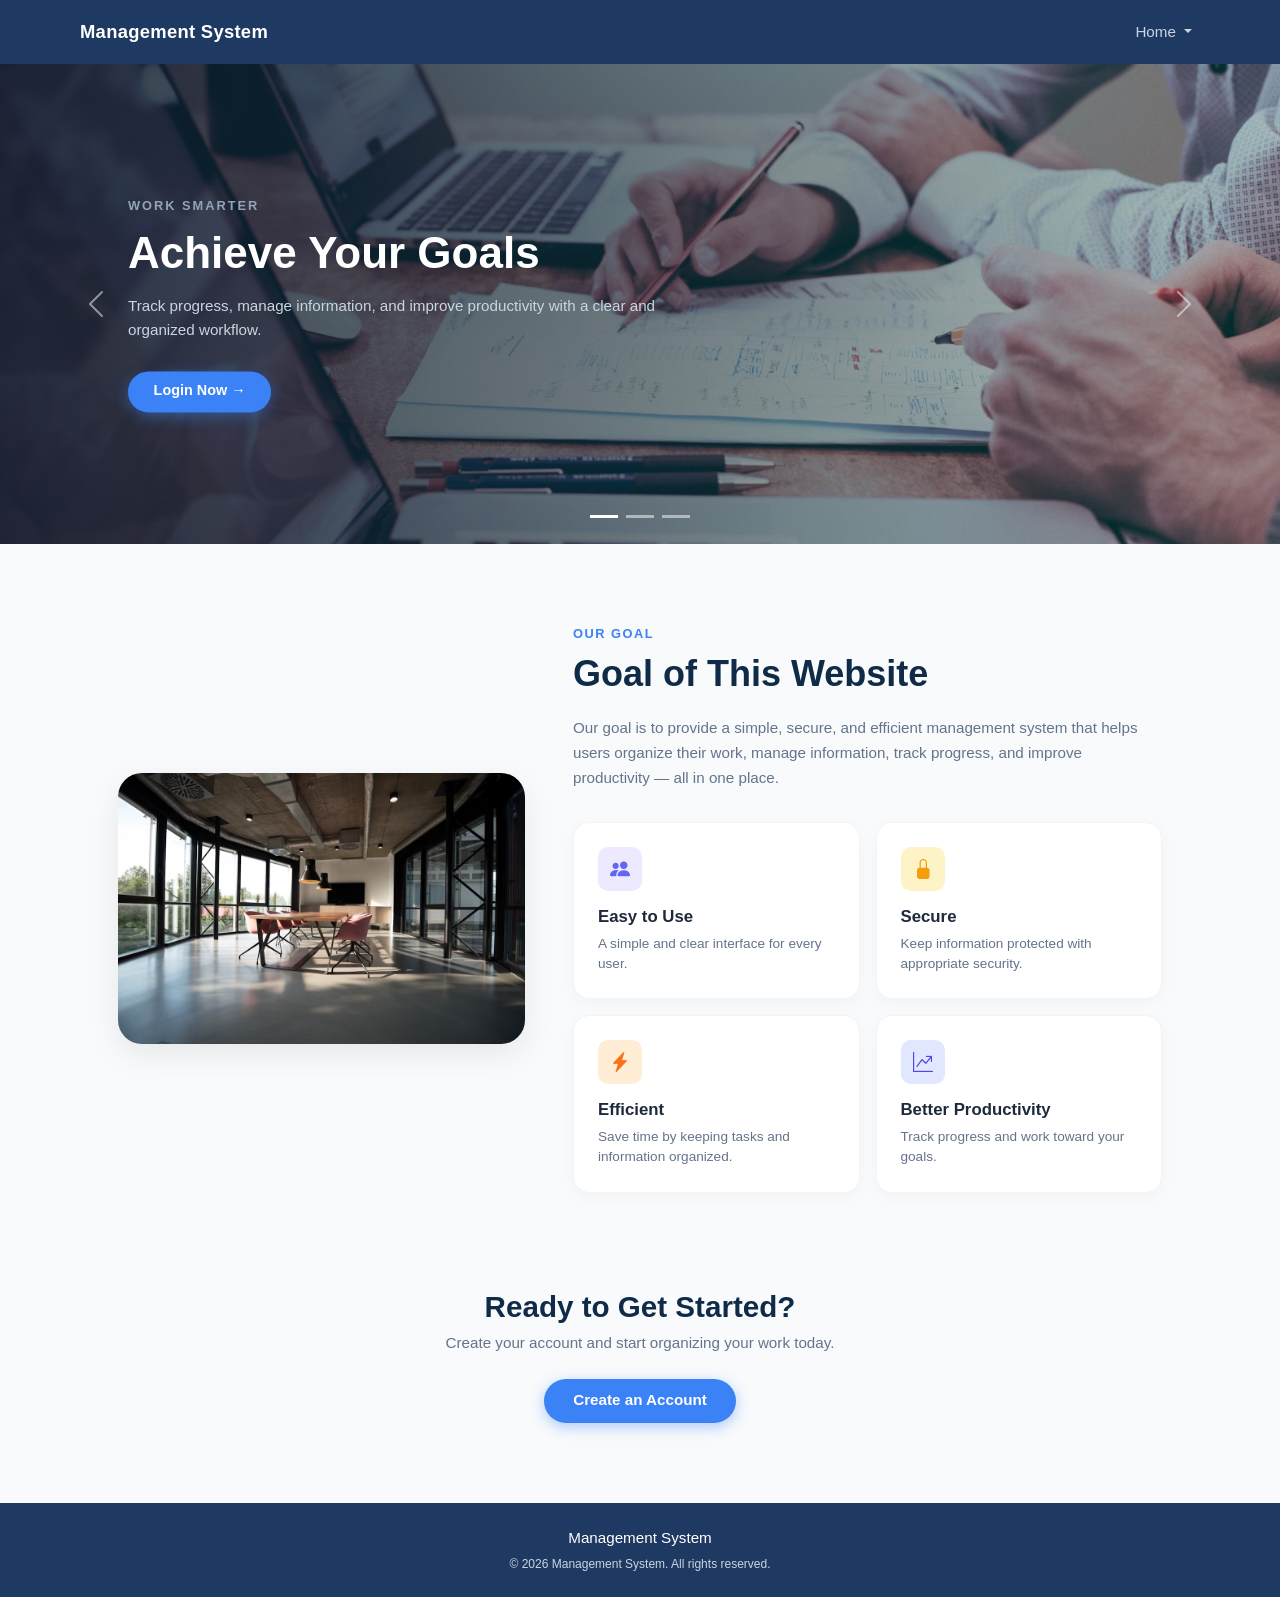
<file: index.html>
<!DOCTYPE html>
<html lang="en">
<head>
  <meta charset="UTF-8">
  <meta name="viewport" content="width=device-width, initial-scale=1.0">
  <title>Management System</title>
  <link href="https://cdn.jsdelivr.net/npm/bootstrap@5.3.3/dist/css/bootstrap.min.css" rel="stylesheet">
  <link href="https://cdn.jsdelivr.net/npm/bootstrap-icons@1.11.3/font/bootstrap-icons.css" rel="stylesheet">
  <link rel="stylesheet" href="./css/style.css">
</head>
<body>

  <!-- Navbar -->
  <nav class="navbar navbar-expand-lg navbar-custom">
    <div class="container-fluid px-lg-5">
      <a class="navbar-brand" href="index.html">Management System</a>
      <button class="navbar-toggler navbar-dark" type="button" data-bs-toggle="collapse" data-bs-target="#navbarNav">
        <span class="navbar-toggler-icon"></span>
      </button>
      <div class="collapse navbar-collapse justify-content-end" id="navbarNav">
        <ul class="navbar-nav">
          <li class="nav-item dropdown">
            <a class="nav-link dropdown-toggle" href="#" role="button" data-bs-toggle="dropdown">
              Home
            </a>
            <ul class="dropdown-menu dropdown-menu-end">
              <li><a class="dropdown-item" href="login.html">Login</a></li>
              <li><a class="dropdown-item" href="#">Sign Up</a></li>
              <li><a class="dropdown-item" href="#">Help</a></li>
            </ul>
          </li>
        </ul>
      </div>
    </div>
  </nav>

  <!-- Hero Carousel -->
  <div id="heroCarousel" class="carousel slide hero-carousel" data-bs-ride="carousel">
    <div class="carousel-indicators">
      <button type="button" data-bs-target="#heroCarousel" data-bs-slide-to="0" class="active"></button>
      <button type="button" data-bs-target="#heroCarousel" data-bs-slide-to="1"></button>
      <button type="button" data-bs-target="#heroCarousel" data-bs-slide-to="2"></button>
    </div>

    <div class="carousel-inner">
      <div class="carousel-item active" style="background-image: url('./images/bannergoals.avif');">
        <div class="carousel-caption">
          <p class="hero-subtitle">WORK SMARTER</p>
          <h1 class="hero-title">Achieve Your Goals</h1>
          <p class="hero-desc">Track progress, manage information, and improve productivity with a clear and organized workflow.</p>
          <a href="login.html" class="btn-hero">Login Now &rarr;</a>
        </div>
      </div>

      <div class="carousel-item" style="background-image: url('./images/bannerteam.avif');">
        <div class="carousel-caption">
          <p class="hero-subtitle">WORK TOGETHER</p>
          <h1 class="hero-title">Better Team Collaboration</h1>
          <p class="hero-desc">Keep your team connected, organize responsibilities, and manage tasks in one convenient place.</p>
          <a href="login.html" class="btn-hero">Join Us &rarr;</a>
        </div>
      </div>

      <div class="carousel-item" style="background-image: url('./images/bannerwork.avif');">
        <div class="carousel-caption">
          <p class="hero-subtitle">ORGANIZED WORKFLOW</p>
          <h1 class="hero-title">Simplify Management</h1>
          <p class="hero-desc">Centralize user information and optimize daily business operations effortlessly.</p>
          <a href="login.html" class="btn-hero">Get Started &rarr;</a>
        </div>
      </div>
    </div>

    <button class="carousel-control-prev" type="button" data-bs-target="#heroCarousel" data-bs-slide="prev">
      <span class="carousel-control-prev-icon"></span>
    </button>
    <button class="carousel-control-next" type="button" data-bs-target="#heroCarousel" data-bs-slide="next">
      <span class="carousel-control-next-icon"></span>
    </button>
  </div>

  <!-- Goal Section -->
  <section class="goal-section">
    <div class="container px-lg-5">
      <div class="row align-items-center g-5">
        <div class="col-lg-5">
          <img src="./images/goals.avif" alt="Goal of This Website" class="goal-image">
        </div>

        <div class="col-lg-7">
          <div class="section-eyebrow">OUR GOAL</div>
          <h2 class="section-title">Goal of This Website</h2>
          <p class="section-lead">
            Our goal is to provide a simple, secure, and efficient management system that helps users organize their work, manage information, track progress, and improve productivity &mdash; all in one place.
          </p>

          <div class="row g-3">
            <div class="col-sm-6">
              <div class="feature-card">
                <div class="feature-icon-wrapper icon-purple">
                  <i class="bi bi-people-fill fs-5"></i>
                </div>
                <h4>Easy to Use</h4>
                <p>A simple and clear interface for every user.</p>
              </div>
            </div>

            <div class="col-sm-6">
              <div class="feature-card">
                <div class="feature-icon-wrapper icon-yellow">
                  <i class="bi bi-lock-fill fs-5"></i>
                </div>
                <h4>Secure</h4>
                <p>Keep information protected with appropriate security.</p>
              </div>
            </div>

            <div class="col-sm-6">
              <div class="feature-card">
                <div class="feature-icon-wrapper icon-orange">
                  <i class="bi bi-lightning-charge-fill fs-5"></i>
                </div>
                <h4>Efficient</h4>
                <p>Save time by keeping tasks and information organized.</p>
              </div>
            </div>

            <div class="col-sm-6">
              <div class="feature-card">
                <div class="feature-icon-wrapper icon-blue">
                  <i class="bi bi-graph-up-arrow fs-5"></i>
                </div>
                <h4>Better Productivity</h4>
                <p>Track progress and work toward your goals.</p>
              </div>
            </div>
          </div>
        </div>
      </div>
    </div>
  </section>

  <!-- CTA Section -->
  <section class="cta-section text-center">
    <div class="container">
      <h3 class="cta-title">Ready to Get Started?</h3>
      <p class="cta-subtitle">Create your account and start organizing your work today.</p>
      <a href="login.html" class="btn-cta">Create an Account</a>
    </div>
  </section>

  <!-- Footer -->
  <footer class="footer-custom">
    <div>Management System</div>
    <div class="footer-copy">&copy; 2026 Management System. All rights reserved.</div>
  </footer>

  <script src="https://cdn.jsdelivr.net/npm/bootstrap@5.3.3/dist/js/bootstrap.bundle.min.js"></script>
</body>
</html>
</file>
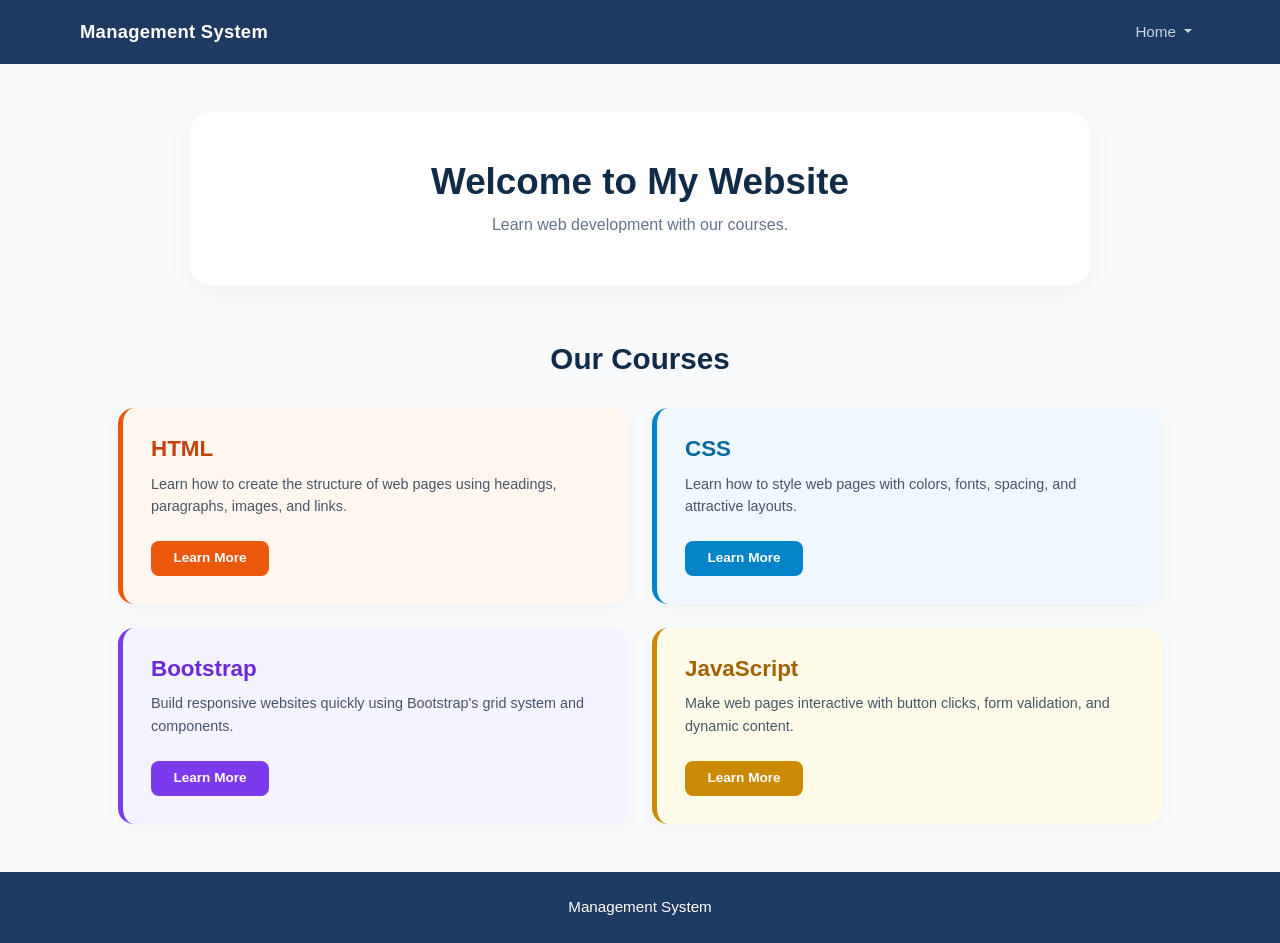
<file: home.html>
<!DOCTYPE html>
<html lang="en">
<head>
  <meta charset="UTF-8">
  <meta name="viewport" content="width=device-width, initial-scale=1.0">
  <title>Home - Management System</title>
  <link href="https://cdn.jsdelivr.net/npm/bootstrap@5.3.3/dist/css/bootstrap.min.css" rel="stylesheet">
  <link rel="stylesheet" href="./css/style.css">
</head>
<body>

  <!-- Navbar -->
  <nav class="navbar navbar-expand-lg navbar-custom">
    <div class="container-fluid px-lg-5">
      <a class="navbar-brand" href="index.html">Management System</a>
      <button class="navbar-toggler navbar-dark" type="button" data-bs-toggle="collapse" data-bs-target="#navbarNav">
        <span class="navbar-toggler-icon"></span>
      </button>
      <div class="collapse navbar-collapse justify-content-end" id="navbarNav">
        <ul class="navbar-nav">
          <li class="nav-item dropdown">
            <a class="nav-link dropdown-toggle" href="#" role="button" data-bs-toggle="dropdown">
              Home
            </a>
            <ul class="dropdown-menu dropdown-menu-end">
              <li><a class="dropdown-item" href="login.html">Login</a></li>
              <li><a class="dropdown-item" href="#">Sign Up</a></li>
              <li><a class="dropdown-item" href="#">Help</a></li>
            </ul>
          </li>
        </ul>
      </div>
    </div>
  </nav>

  <!-- Main Content -->
  <main class="container my-5 px-lg-5">
    <!-- Welcome Box -->
    <div class="home-welcome-card mx-auto" style="max-width: 900px;">
      <h1 class="home-welcome-title">Welcome to My Website</h1>
      <p class="home-welcome-subtitle">Learn web development with our courses.</p>
    </div>

    <!-- Our Courses -->
    <div class="mx-auto" style="max-width: 1300px;">
      <h2 class="courses-heading">Our Courses</h2>

      <div class="row g-4">
        <!-- HTML Card -->
        <div class="col-md-6">
          <div class="course-card course-card-html">
            <div>
              <h3>HTML</h3>
              <p>Learn how to create the structure of web pages using headings, paragraphs, images, and links.</p>
            </div>
            <button type="button" class="btn btn-course btn-course-html" data-bs-toggle="modal" data-bs-target="#htmlModal">
              Learn More
            </button>
          </div>
        </div>

        <!-- CSS Card -->
        <div class="col-md-6">
          <div class="course-card course-card-css">
            <div>
              <h3>CSS</h3>
              <p>Learn how to style web pages with colors, fonts, spacing, and attractive layouts.</p>
            </div>
            <button type="button" class="btn btn-course btn-course-css" data-bs-toggle="modal" data-bs-target="#cssModal">
              Learn More
            </button>
          </div>
        </div>

        <!-- Bootstrap Card -->
        <div class="col-md-6">
          <div class="course-card course-card-bootstrap">
            <div>
              <h3>Bootstrap</h3>
              <p>Build responsive websites quickly using Bootstrap's grid system and components.</p>
            </div>
            <button type="button" class="btn btn-course btn-course-bootstrap" data-bs-toggle="modal" data-bs-target="#bootstrapModal">
              Learn More
            </button>
          </div>
        </div>

        <!-- JavaScript Card -->
        <div class="col-md-6">
          <div class="course-card course-card-js">
            <div>
              <h3>JavaScript</h3>
              <p>Make web pages interactive with button clicks, form validation, and dynamic content.</p>
            </div>
            <button type="button" class="btn btn-course btn-course-js" data-bs-toggle="modal" data-bs-target="#jsModal">
              Learn More
            </button>
          </div>
        </div>
      </div>
    </div>
  </main>

  <!-- HTML Modal -->
  <div class="modal fade" id="htmlModal">
    <div class="modal-dialog modal-dialog-centered">
      <div class="modal-content">
        <div class="modal-header">
          <h5 class="modal-title">Course Details</h5>
          <button type="button" class="btn-close" data-bs-dismiss="modal"></button>
        </div>
        <div class="modal-body">
          <h4 class="fw-bold mb-2">HTML</h4>
          <p class="text-secondary mb-0">HTML stands for HyperText Markup Language. It creates the structure of a web page using headings, paragraphs, images, and links.</p>
        </div>
        <div class="modal-footer border-top-0 pt-0">
          <button type="button" class="btn btn-secondary px-3" data-bs-dismiss="modal">Close</button>
        </div>
      </div>
    </div>
  </div>

  <!-- CSS Modal -->
  <div class="modal fade" id="cssModal">
    <div class="modal-dialog modal-dialog-centered">
      <div class="modal-content">
        <div class="modal-header">
          <h5 class="modal-title">Course Details</h5>
          <button type="button" class="btn-close" data-bs-dismiss="modal"></button>
        </div>
        <div class="modal-body">
          <h4 class="fw-bold mb-2">CSS</h4>
          <p class="text-secondary mb-0">CSS stands for Cascading Style Sheets. It controls the appearance of web pages, including colors, fonts, spacing, and layouts.</p>
        </div>
        <div class="modal-footer border-top-0 pt-0">
          <button type="button" class="btn btn-secondary px-3" data-bs-dismiss="modal">Close</button>
        </div>
      </div>
    </div>
  </div>

  <!-- Bootstrap Modal -->
  <div class="modal fade" id="bootstrapModal">
    <div class="modal-dialog modal-dialog-centered">
      <div class="modal-content">
        <div class="modal-header">
          <h5 class="modal-title">Course Details</h5>
          <button type="button" class="btn-close" data-bs-dismiss="modal"></button>
        </div>
        <div class="modal-body">
          <h4 class="fw-bold mb-2">Bootstrap</h4>
          <p class="text-secondary mb-0">Bootstrap is a front-end framework. It provides ready-made components and a responsive grid system to build websites quickly.</p>
        </div>
        <div class="modal-footer border-top-0 pt-0">
          <button type="button" class="btn btn-secondary px-3" data-bs-dismiss="modal">Close</button>
        </div>
      </div>
    </div>
  </div>

  <!-- JavaScript Modal -->
  <div class="modal fade" id="jsModal">
    <div class="modal-dialog modal-dialog-centered">
      <div class="modal-content">
        <div class="modal-header">
          <h5 class="modal-title">Course Details</h5>
          <button type="button" class="btn-close" data-bs-dismiss="modal"></button>
        </div>
        <div class="modal-body">
          <h4 class="fw-bold mb-2">JavaScript</h4>
          <p class="text-secondary mb-0">JavaScript is a programming language that makes web pages interactive. It can handle button clicks, form validation, popups, and dynamic content.</p>
        </div>
        <div class="modal-footer border-top-0 pt-0">
          <button type="button" class="btn btn-secondary px-3" data-bs-dismiss="modal">Close</button>
        </div>
      </div>
    </div>
  </div>

  <!-- Footer -->
  <footer class="footer-custom">
    <div>Management System</div>
  </footer>

  <script src="https://cdn.jsdelivr.net/npm/bootstrap@5.3.3/dist/js/bootstrap.bundle.min.js"></script>
</body>
</html>
</file>
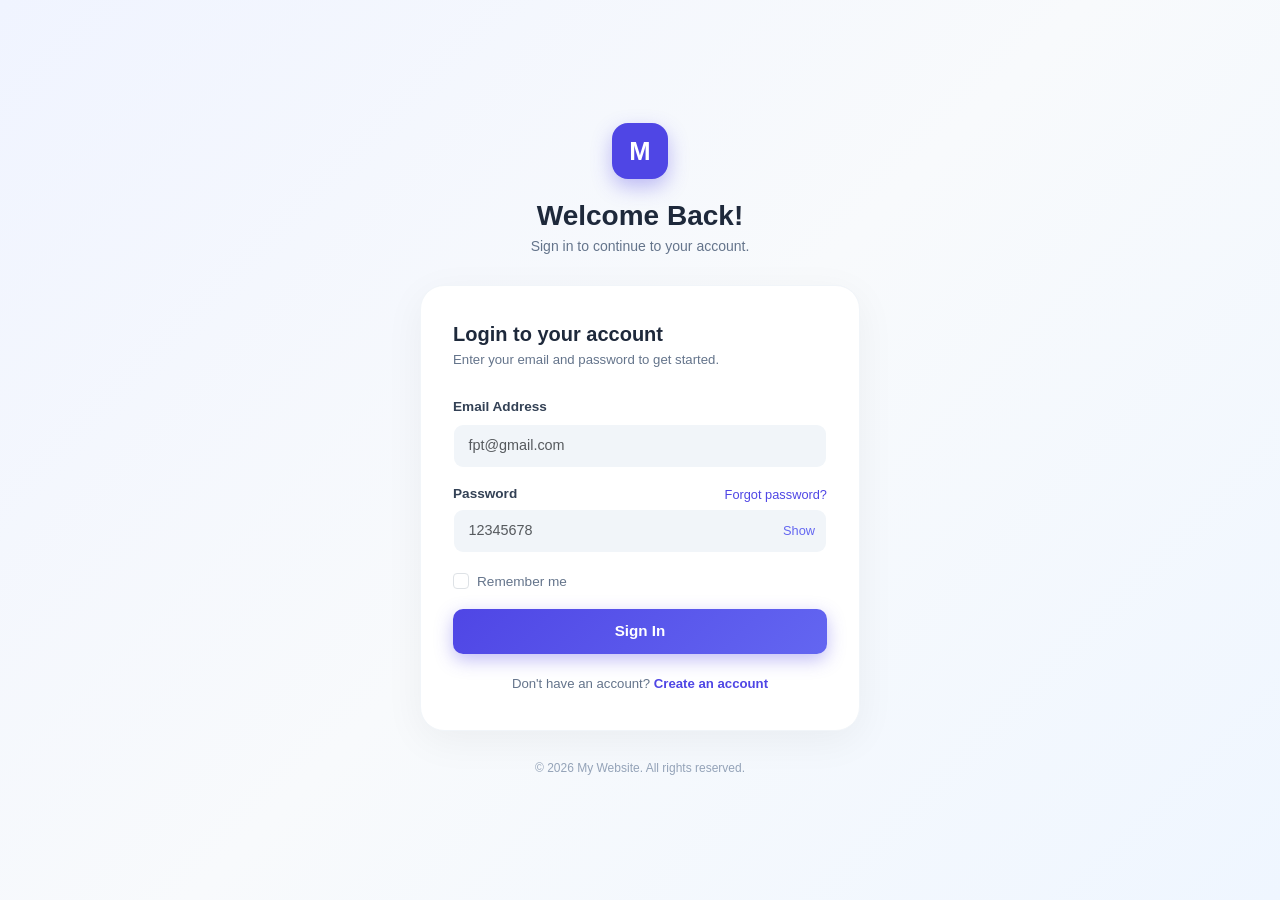
<file: login.html>
<!DOCTYPE html>
<html lang="en">
<head>
  <meta charset="UTF-8">
  <meta name="viewport" content="width=device-width, initial-scale=1.0">
  <title>Login - Management System</title>
  <link href="https://cdn.jsdelivr.net/npm/bootstrap@5.3.3/dist/css/bootstrap.min.css" rel="stylesheet">
  <link rel="stylesheet" href="./css/style.css">
</head>
<body class="login-body">

  <div class="login-wrapper">
    <!-- Icon / Logo -->
    <div class="login-avatar">M</div>

    <!-- Header Titles -->
    <h2 class="login-header-title">Welcome Back!</h2>
    <p class="login-header-subtitle">Sign in to continue to your account.</p>

    <!-- Form Card -->
    <div class="login-card">
      <h3 class="login-card-title">Login to your account</h3>
      <p class="login-card-subtitle">Enter your email and password to get started.</p>

      <form action="home.html" method="GET">
        <!-- Email Input -->
        <div class="mb-3">
          <label for="email" class="form-label form-label-custom">Email Address</label>
          <input type="email" class="form-control input-custom" id="email" placeholder="fpt@gmail.com" required>
        </div>

        <!-- Password Input -->
        <div class="mb-3">
          <div class="d-flex justify-content-between align-items-center mb-1">
            <label for="password" class="form-label form-label-custom mb-0">Password</label>
            <a href="#" class="forgot-link">Forgot password?</a>
          </div>
          <div class="password-wrapper">
            <input type="password" class="form-control input-custom" id="password" placeholder="12345678" required>
            <button type="button" class="password-toggle-btn" id="togglePassword">Show</button>
          </div>
        </div>

        <!-- Remember me -->
        <div class="mb-3 form-check">
          <input type="checkbox" class="form-check-input" id="rememberMe">
          <label class="form-check-label" for="rememberMe">Remember me</label>
        </div>

        <!-- Submit Button -->
        <button type="submit" class="btn btn-signin">Sign In</button>

        <!-- Create Account link -->
        <p class="bottom-text">
          Don't have an account? <a href="#">Create an account</a>
        </p>
      </form>
    </div>

    <!-- Footer Copyright -->
    <div class="login-footer-copy">
      &copy; 2026 My Website. All rights reserved.
    </div>
  </div>

  <script src="https://cdn.jsdelivr.net/npm/bootstrap@5.3.3/dist/js/bootstrap.bundle.min.js"></script>
  <script src="./js/script.js"></script>
</body>
</html>
</file>
<file: css/style.css>
/* Custom CSS for Management System */

body {
  font-family: -apple-system, BlinkMacSystemFont, "Segoe UI", Roboto, "Helvetica Neue", Arial, sans-serif;
  color: #333333;
  background-color: #f8fafc;
}

/* Navbar */
.navbar-custom {
  background-color: #1e3a62;
  padding: 0.8rem 2rem;
}

.navbar-custom .navbar-brand {
  color: #ffffff;
  font-size: 1.15rem;
  font-weight: 600;
  letter-spacing: 0.3px;
}

.navbar-custom .navbar-brand:hover {
  color: #e2e8f0;
}

.navbar-custom .nav-link {
  color: #cbd5e1;
  font-weight: 500;
  font-size: 0.95rem;
}

.navbar-custom .nav-link:hover,
.navbar-custom .nav-link:focus {
  color: #ffffff;
}

/* Hero Carousel */
.hero-carousel {
  position: relative;
  background-color: #0f172a;
}

.hero-carousel .carousel-item {
  height: 480px;
  min-height: 400px;
  background-size: cover;
  background-position: center;
  position: relative;
}

.hero-carousel .carousel-item::before {
  content: "";
  position: absolute;
  top: 0;
  left: 0;
  right: 0;
  bottom: 0;
  background: linear-gradient(90deg, rgba(15, 23, 42, 0.85) 0%, rgba(15, 23, 42, 0.55) 50%, rgba(15, 23, 42, 0.2) 100%);
}

.hero-carousel .carousel-caption {
  position: absolute;
  top: 50%;
  transform: translateY(-50%);
  bottom: auto;
  left: 10%;
  right: auto;
  max-width: 540px;
  text-align: left;
  padding: 0;
  z-index: 2;
}

.hero-subtitle {
  text-transform: uppercase;
  font-size: 0.8rem;
  font-weight: 700;
  letter-spacing: 2px;
  color: #94a3b8;
  margin-bottom: 0.75rem;
}

.hero-title {
  font-size: 2.75rem;
  font-weight: 800;
  color: #ffffff;
  line-height: 1.15;
  margin-bottom: 1rem;
}

.hero-desc {
  font-size: 0.95rem;
  color: #cbd5e1;
  line-height: 1.6;
  margin-bottom: 1.75rem;
}

.btn-hero {
  background-color: #3b82f6;
  color: #ffffff;
  font-weight: 600;
  font-size: 0.9rem;
  padding: 0.6rem 1.6rem;
  border-radius: 9999px;
  border: none;
  display: inline-flex;
  align-items: center;
  gap: 0.5rem;
  text-decoration: none;
  box-shadow: 0 4px 14px rgba(59, 130, 246, 0.4);
  transition: all 0.2s ease-in-out;
}

.btn-hero:hover {
  background-color: #2563eb;
  color: #ffffff;
  transform: translateY(-1px);
  box-shadow: 0 6px 18px rgba(59, 130, 246, 0.5);
}

.carousel-indicators [data-bs-target] {
  width: 28px;
  height: 3px;
  border-radius: 2px;
  margin: 0 4px;
}

/* Goal Section */
.goal-section {
  padding: 5rem 0 3rem;
  background-color: #f8fafc;
}

.section-eyebrow {
  color: #3b82f6;
  text-transform: uppercase;
  font-size: 0.8rem;
  font-weight: 700;
  letter-spacing: 1.5px;
  margin-bottom: 0.5rem;
}

.section-title {
  font-size: 2.25rem;
  font-weight: 800;
  color: #0f2b48;
  margin-bottom: 1.25rem;
}

.section-lead {
  color: #64748b;
  font-size: 0.95rem;
  line-height: 1.65;
  margin-bottom: 2rem;
}

.goal-image {
  width: 100%;
  height: auto;
  border-radius: 24px;
  box-shadow: 0 10px 30px rgba(0, 0, 0, 0.08);
  object-fit: cover;
}

/* Feature Cards */
.feature-card {
  background: #ffffff;
  border: 1px solid #f1f5f9;
  border-radius: 16px;
  padding: 1.5rem;
  box-shadow: 0 4px 16px rgba(0, 0, 0, 0.03);
  height: 100%;
  transition: transform 0.2s, box-shadow 0.2s;
}

.feature-card:hover {
  transform: translateY(-3px);
  box-shadow: 0 8px 24px rgba(0, 0, 0, 0.06);
}

.feature-icon-wrapper {
  width: 44px;
  height: 44px;
  border-radius: 10px;
  display: flex;
  align-items: center;
  justify-content: center;
  margin-bottom: 1rem;
}

.icon-purple {
  background-color: #ede9fe;
  color: #6366f1;
}

.icon-yellow {
  background-color: #fef3c7;
  color: #f59e0b;
}

.icon-orange {
  background-color: #ffedd5;
  color: #f97316;
}

.icon-blue {
  background-color: #e0e7ff;
  color: #4f46e5;
}

.feature-card h4 {
  font-size: 1.05rem;
  font-weight: 700;
  color: #1e293b;
  margin-bottom: 0.4rem;
}

.feature-card p {
  font-size: 0.85rem;
  color: #64748b;
  line-height: 1.5;
  margin: 0;
}

/* CTA Section */
.cta-section {
  padding: 3rem 0 5rem;
  background-color: #f8fafc;
}

.cta-title {
  font-size: 1.85rem;
  font-weight: 800;
  color: #0f2b48;
  margin-bottom: 0.5rem;
}

.cta-subtitle {
  color: #64748b;
  font-size: 0.95rem;
  margin-bottom: 1.5rem;
}

.btn-cta {
  background-color: #3b82f6;
  color: #ffffff;
  font-weight: 600;
  font-size: 0.95rem;
  padding: 0.65rem 1.8rem;
  border-radius: 9999px;
  border: none;
  text-decoration: none;
  box-shadow: 0 4px 14px rgba(59, 130, 246, 0.4);
  transition: all 0.2s ease-in-out;
  display: inline-block;
}

.btn-cta:hover {
  background-color: #2563eb;
  color: #ffffff;
  box-shadow: 0 6px 18px rgba(59, 130, 246, 0.5);
}

/* Footer Custom */
.footer-custom {
  background-color: #1e3a62;
  color: #ffffff;
  text-align: center;
  padding: 1.5rem 0;
  font-size: 0.95rem;
  font-weight: 500;
}

.footer-copy {
  font-size: 0.75rem;
  color: #cbd5e1;
  margin-top: 0.35rem;
  font-weight: normal;
}


/* ==================== LOGIN PAGE ==================== */
.login-body {
  background: linear-gradient(135deg, #f0f4ff 0%, #f8fafc 50%, #eff6ff 100%);
  min-height: 100vh;
  display: flex;
  align-items: center;
  justify-content: center;
  padding: 2rem 1rem;
}

.login-wrapper {
  width: 100%;
  max-width: 440px;
  text-align: center;
}

.login-avatar {
  width: 56px;
  height: 56px;
  background: #4f46e5;
  border-radius: 16px;
  display: inline-flex;
  align-items: center;
  justify-content: center;
  color: #ffffff;
  font-size: 1.6rem;
  font-weight: 700;
  box-shadow: 0 8px 20px rgba(79, 70, 229, 0.35);
  margin-bottom: 1.25rem;
}

.login-header-title {
  font-size: 1.75rem;
  font-weight: 800;
  color: #1e293b;
  margin-bottom: 0.25rem;
}

.login-header-subtitle {
  font-size: 0.875rem;
  color: #64748b;
  margin-bottom: 1.75rem;
}

.login-card {
  background: #ffffff;
  border-radius: 24px;
  padding: 2.25rem 2rem;
  box-shadow: 0 10px 40px rgba(0, 0, 0, 0.05);
  border: 1px solid #f1f5f9;
  text-align: left;
}

.login-card-title {
  font-size: 1.25rem;
  font-weight: 700;
  color: #1e293b;
  margin-bottom: 0.25rem;
}

.login-card-subtitle {
  font-size: 0.825rem;
  color: #64748b;
  margin-bottom: 1.5rem;
}

.form-label-custom {
  font-size: 0.85rem;
  font-weight: 600;
  color: #334155;
  margin-bottom: 0.4rem;
}

.input-custom {
  background-color: #f1f5f9;
  border: 1px solid transparent;
  border-radius: 10px;
  padding: 0.65rem 0.9rem;
  font-size: 0.9rem;
  color: #1e293b;
  transition: all 0.2s;
}

.input-custom:focus {
  background-color: #ffffff;
  border-color: #6366f1;
  box-shadow: 0 0 0 3px rgba(99, 102, 241, 0.15);
  outline: none;
}

.password-wrapper {
  position: relative;
}

.password-toggle-btn {
  position: absolute;
  right: 12px;
  top: 50%;
  transform: translateY(-50%);
  background: none;
  border: none;
  color: #6366f1;
  font-size: 0.8rem;
  font-weight: 500;
  cursor: pointer;
  padding: 0;
}

.forgot-link {
  font-size: 0.8rem;
  color: #4f46e5;
  text-decoration: none;
  font-weight: 500;
}

.forgot-link:hover {
  text-decoration: underline;
}

.form-check-label {
  font-size: 0.85rem;
  color: #64748b;
}

.btn-signin {
  width: 100%;
  background: linear-gradient(135deg, #4f46e5 0%, #6366f1 100%);
  border: none;
  border-radius: 10px;
  color: #ffffff;
  font-weight: 600;
  font-size: 0.95rem;
  padding: 0.7rem;
  box-shadow: 0 6px 18px rgba(79, 70, 229, 0.35);
  transition: all 0.2s;
}

.btn-signin:hover {
  background: linear-gradient(135deg, #4338ca 0%, #4f46e5 100%);
  color: #ffffff;
  transform: translateY(-1px);
}

.bottom-text {
  font-size: 0.825rem;
  color: #64748b;
  text-align: center;
  margin-top: 1.25rem;
  margin-bottom: 0;
}

.bottom-text a {
  color: #4f46e5;
  text-decoration: none;
  font-weight: 600;
}

.bottom-text a:hover {
  text-decoration: underline;
}

.login-footer-copy {
  margin-top: 1.75rem;
  font-size: 0.75rem;
  color: #94a3b8;
  text-align: center;
}

/* ==================== HOME PAGE (OUR COURSES) ==================== */
.home-welcome-card {
  background: #ffffff;
  border-radius: 20px;
  padding: 3rem 2rem;
  text-align: center;
  box-shadow: 0 8px 30px rgba(0, 0, 0, 0.04);
  margin-bottom: 3.5rem;
}

.home-welcome-title {
  font-size: 2.3rem;
  font-weight: 800;
  color: #0f2b48;
  margin-bottom: 0.5rem;
}

.home-welcome-subtitle {
  color: #64748b;
  font-size: 1rem;
  margin: 0;
}

.courses-heading {
  font-size: 1.85rem;
  font-weight: 800;
  color: #0f2b48;
  text-align: center;
  margin-bottom: 2rem;
}

.course-card {
  border-radius: 16px;
  padding: 1.75rem;
  height: 100%;
  display: flex;
  flex-direction: column;
  justify-content: space-between;
  box-shadow: 0 4px 18px rgba(0, 0, 0, 0.04);
  transition: transform 0.2s, box-shadow 0.2s;
}

.course-card:hover {
  transform: translateY(-3px);
  box-shadow: 0 8px 24px rgba(0, 0, 0, 0.07);
}

/* HTML Card */
.course-card-html {
  background-color: #fff7ed;
  border-left: 5px solid #ea580c;
}

.course-card-html h3 {
  color: #c2410c;
}

.btn-course-html {
  background-color: #ea580c;
  color: #ffffff;
}

.btn-course-html:hover {
  background-color: #c2410c;
  color: #ffffff;
}

/* CSS Card */
.course-card-css {
  background-color: #f0f7ff;
  border-left: 5px solid #0284c7;
}

.course-card-css h3 {
  color: #0369a1;
}

.btn-course-css {
  background-color: #0284c7;
  color: #ffffff;
}

.btn-course-css:hover {
  background-color: #0369a1;
  color: #ffffff;
}

/* Bootstrap Card */
.course-card-bootstrap {
  background-color: #f5f3ff;
  border-left: 5px solid #7c3aed;
}

.course-card-bootstrap h3 {
  color: #6d28d9;
}

.btn-course-bootstrap {
  background-color: #7c3aed;
  color: #ffffff;
}

.btn-course-bootstrap:hover {
  background-color: #5b21b6;
  color: #ffffff;
}

/* JavaScript Card */
.course-card-js {
  background-color: #fefce8;
  border-left: 5px solid #ca8a04;
}

.course-card-js h3 {
  color: #a16207;
}

.btn-course-js {
  background-color: #ca8a04;
  color: #ffffff;
}

.btn-course-js:hover {
  background-color: #a16207;
  color: #ffffff;
}

.course-card h3 {
  font-size: 1.4rem;
  font-weight: 800;
  margin-bottom: 0.6rem;
}

.course-card p {
  color: #475569;
  font-size: 0.9rem;
  line-height: 1.55;
  margin-bottom: 1.5rem;
}

.btn-course {
  align-self: flex-start;
  padding: 0.45rem 1.4rem;
  font-size: 0.85rem;
  font-weight: 600;
  border-radius: 8px;
  text-decoration: none;
  border: none;
  transition: background-color 0.2s;
}

.home-footer-copy {
  margin-top: 4rem;
  padding: 1.5rem 0;
  font-size: 0.85rem;
  color: #94a3b8;
  text-align: center;
}

/* Course Details Modal Styling */
.modal-content {
  border-radius: 14px;
  border: none;
  box-shadow: 0 20px 40px rgba(0, 0, 0, 0.15);
}

.modal-header {
  border-bottom: 1px solid #f1f5f9;
  padding: 1rem 1.25rem;
}

.modal-title {
  font-size: 1rem;
  font-weight: 600;
  color: #334155;
}

.modal-body {
  padding: 1.25rem;
}

.modal-body h4 {
  color: #0f172a;
}

.modal-body p {
  line-height: 1.6;
  font-size: 0.9rem;
}

.modal-footer {
  padding: 0.75rem 1.25rem 1.25rem;
}
</file>
